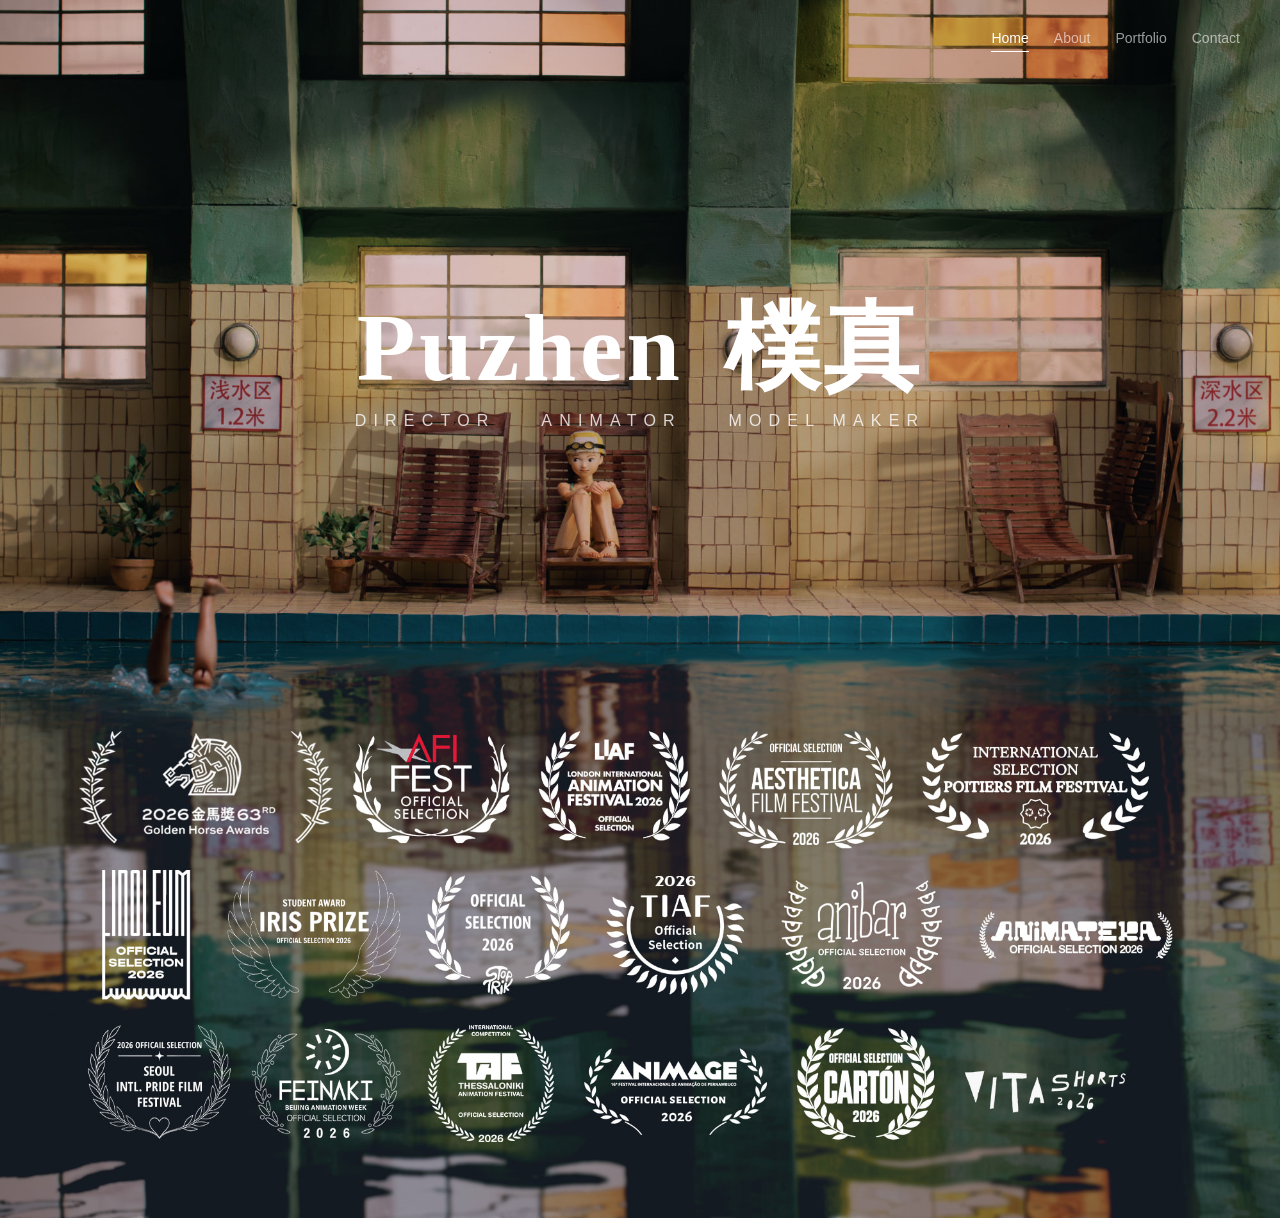
<file: index.html>
<!DOCTYPE html>
<html lang="en">
<head>
  <!-- Google tag (gtag.js) -->
  <script async src="https://www.googletagmanager.com/gtag/js?id=G-HTHR7Z3DQX"></script>
  <script>
    window.dataLayer = window.dataLayer || [];
    function gtag(){dataLayer.push(arguments);}
    gtag('js', new Date());
    gtag('config', 'G-HTHR7Z3DQX');
  </script>

  <meta charset="UTF-8">
  <meta name="viewport" content="width=device-width, initial-scale=1.0">
  <title>Puzhen 樸真</title>
  <link rel="stylesheet" href="style.css">
</head>

<script src="nav.js"></script>

<body>

  <section class="hero">
    <img class="hero-bg" src="images/bg1.jpg" alt="">

    <div class="hero-content" id="heroContent">
      <h1>Puzhen <span class="cn">樸真</span></h1>
      <p class="hero-sub">DIRECTOR &nbsp;&nbsp; ANIMATOR &nbsp;&nbsp; MODEL MAKER</p>
    </div>
  </section>

  <script>
    window.addEventListener('load', function() {
      setTimeout(function() {
        document.getElementById('heroContent').classList.add('visible');
      }, 100);
    });
  </script>

</body>
</html>
</file>
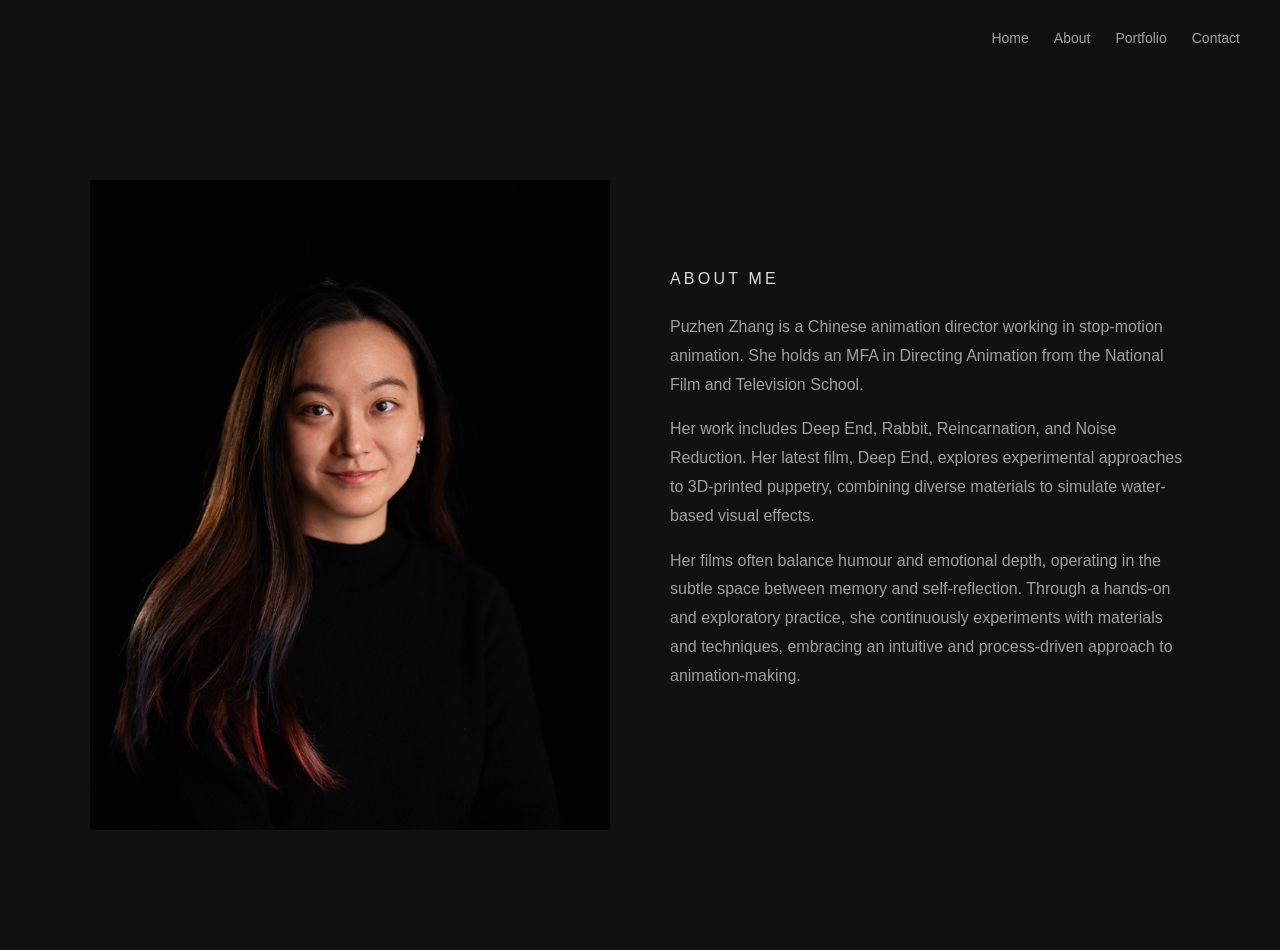
<file: About.html>
<!DOCTYPE html>
<html lang="en">
<head>
  <meta charset="UTF-8">
  <meta name="viewport" content="width=device-width, initial-scale=1.0">
  <title>About — Puzhen 樸真</title>
  <link rel="stylesheet" href="style.css">
</head>

  <script src="nav.js"></script>
  
<body>

  <section class="about-page fade-content" id="pageContent">

    <div class="about-container">

      <!-- 左边照片 -->
      <div class="about-left">
        <img src="images/me.jpg" alt="Portrait">
      </div>

      <!-- 右边文字 -->
      <div class="about-right">
        <h2>About Me</h2>

        <p>
          Puzhen Zhang is a Chinese animation director working in stop-motion animation. She holds an MFA in Directing Animation 
          from the National Film and Television School.
        </p>

        <p>
         Her work includes Deep End, Rabbit, Reincarnation, and Noise Reduction. Her latest film, Deep End, explores experimental 
          approaches to 3D-printed puppetry, combining diverse materials to simulate water-based visual effects.
        </p>

        <p>
          Her films often balance humour and emotional depth, operating in the subtle space between memory and self-reflection. 
          Through a hands-on and exploratory practice, she continuously experiments with materials and techniques, embracing 
          an intuitive and process-driven approach to animation-making.
        </p>

      </div>

    </div>

  </section>

  <script>
    window.addEventListener('load', function() {
      setTimeout(function() {
        document.getElementById('pageContent').classList.add('visible');
      }, 100);
    });
  </script>

</body>
</html>
</file>
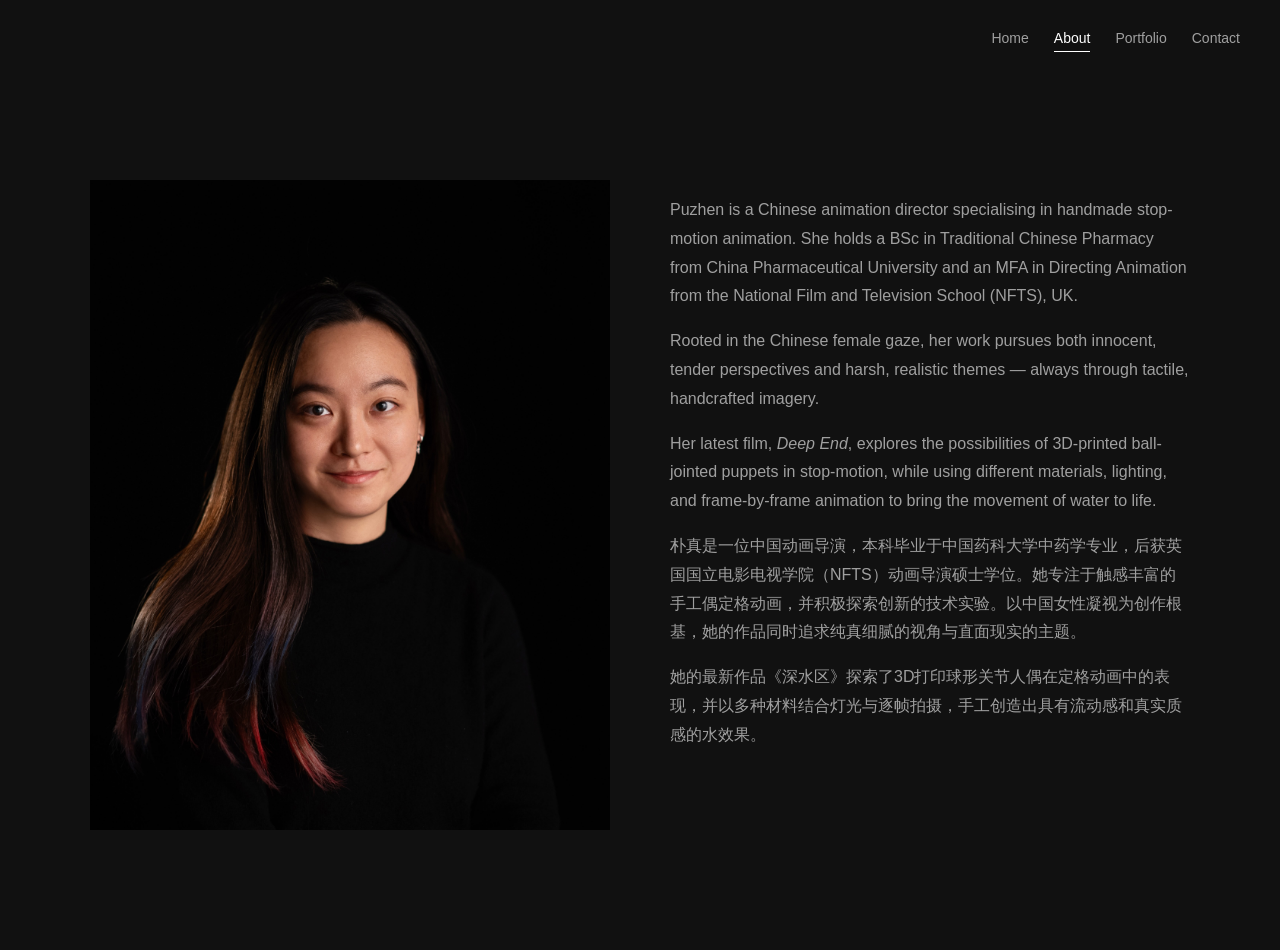
<file: about.html>
<!DOCTYPE html>
<html lang="en">
<head>
<!-- Google tag (gtag.js) -->
<script async src="https://www.googletagmanager.com/gtag/js?id=G-HTHR7Z3DQX"></script>
<script>
  window.dataLayer = window.dataLayer || [];
  function gtag(){dataLayer.push(arguments);}
  gtag('js', new Date());

  gtag('config', 'G-HTHR7Z3DQX');
</script>
  <meta charset="UTF-8">
  <meta name="viewport" content="width=device-width, initial-scale=1.0">
  <title>About — Puzhen 樸真</title>
  <link rel="stylesheet" href="style.css">
</head>

  <script src="nav.js"></script>
  
<body>
  <section class="about-page fade-content" id="pageContent">

    <div class="about-container">

      <!-- 左边照片 -->
      <div class="about-left">
        <img src="images/me.jpg" alt="Portrait">
      </div>

      <!-- 右边文字 -->
     <div class="about-right">

  <p>
    Puzhen is a Chinese animation director specialising in handmade stop-motion animation. She holds a BSc in Traditional Chinese Pharmacy from China Pharmaceutical University and an MFA in Directing Animation from the National Film and Television School (NFTS), UK.
  </p>

  <p>
    Rooted in the Chinese female gaze, her work pursues both innocent, tender perspectives and harsh, realistic themes — always through tactile, handcrafted imagery.
  </p>

  <p>
    Her latest film, <i>Deep End</i>, explores the possibilities of 3D-printed ball-jointed puppets in stop-motion, while using different materials, lighting, and frame-by-frame animation to bring the movement of water to life.
  </p>

  <p>
    朴真是一位中国动画导演，本科毕业于中国药科大学中药学专业，后获英国国立电影电视学院（NFTS）动画导演硕士学位。她专注于触感丰富的手工偶定格动画，并积极探索创新的技术实验。以中国女性凝视为创作根基，她的作品同时追求纯真细腻的视角与直面现实的主题。
  </p>

  <p>
    她的最新作品《深水区》探索了3D打印球形关节人偶在定格动画中的表现，并以多种材料结合灯光与逐帧拍摄，手工创造出具有流动感和真实质感的水效果。
  </p>

</div>

    </div>

  </section>

  <script>
    window.addEventListener('load', function() {
      setTimeout(function() {
        document.getElementById('pageContent').classList.add('visible');
      }, 100);
    });
  </script>

</body>
</html>
</file>
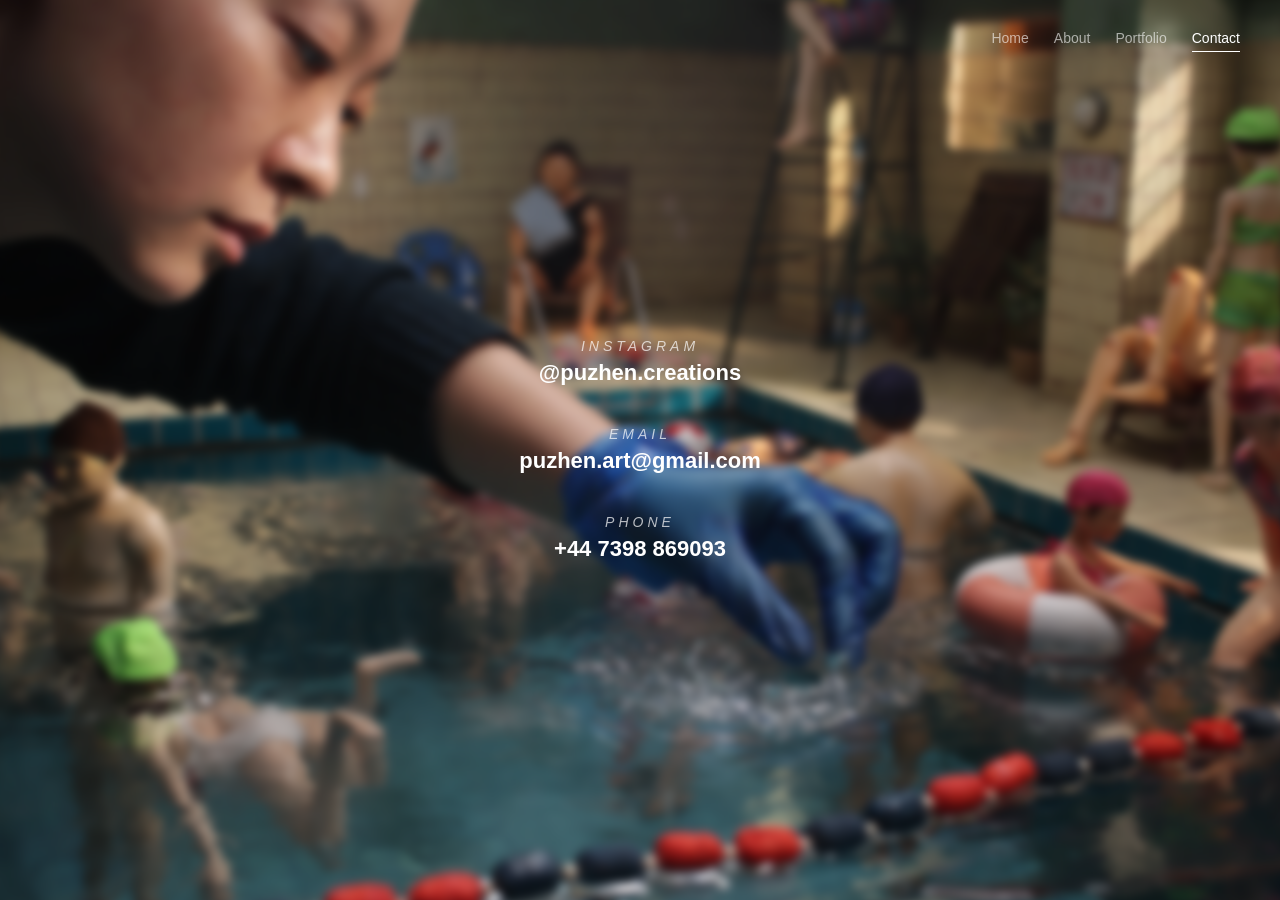
<file: contact.html>
<!DOCTYPE html>
<html lang="en">
<head>
<!-- Google tag (gtag.js) -->
<script async src="https://www.googletagmanager.com/gtag/js?id=G-HTHR7Z3DQX"></script>
<script>
  window.dataLayer = window.dataLayer || [];
  function gtag(){dataLayer.push(arguments);}
  gtag('js', new Date());

  gtag('config', 'G-HTHR7Z3DQX');
</script>
  <meta charset="UTF-8">
  <meta name="viewport" content="width=device-width, initial-scale=1.0">
  <title>Contact — Puzhen 樸真</title>
  <link rel="stylesheet" href="style.css">
</head>
<script src="nav.js"></script>
  <body>
  <section class="contact fade-content" id="pageContent">
    <div class="overlay">
      <div class="contact-item">
        <p class="contact-label">INSTAGRAM</p>
        <p class="contact-value"><a href="https://www.instagram.com/puzhen.creations/" target="_blank">@puzhen.creations</a></p>
      </div>
      <div class="contact-item">
        <p class="contact-label">EMAIL</p>
        <p class="contact-value"><a href="mailto:puzhen.art@gmail.com">puzhen.art@gmail.com</a></p>
      </div>
      <div class="contact-item">
        <p class="contact-label">PHONE</p>
        <p class="contact-value">+44 7398 869093</p>
      </div>
    </div>
  </section>
  <script>
    window.addEventListener('load', function() {
      setTimeout(function() {
        document.getElementById('pageContent').classList.add('visible');
      }, 100);
    });
  </script>
</body>
</html>
</file>
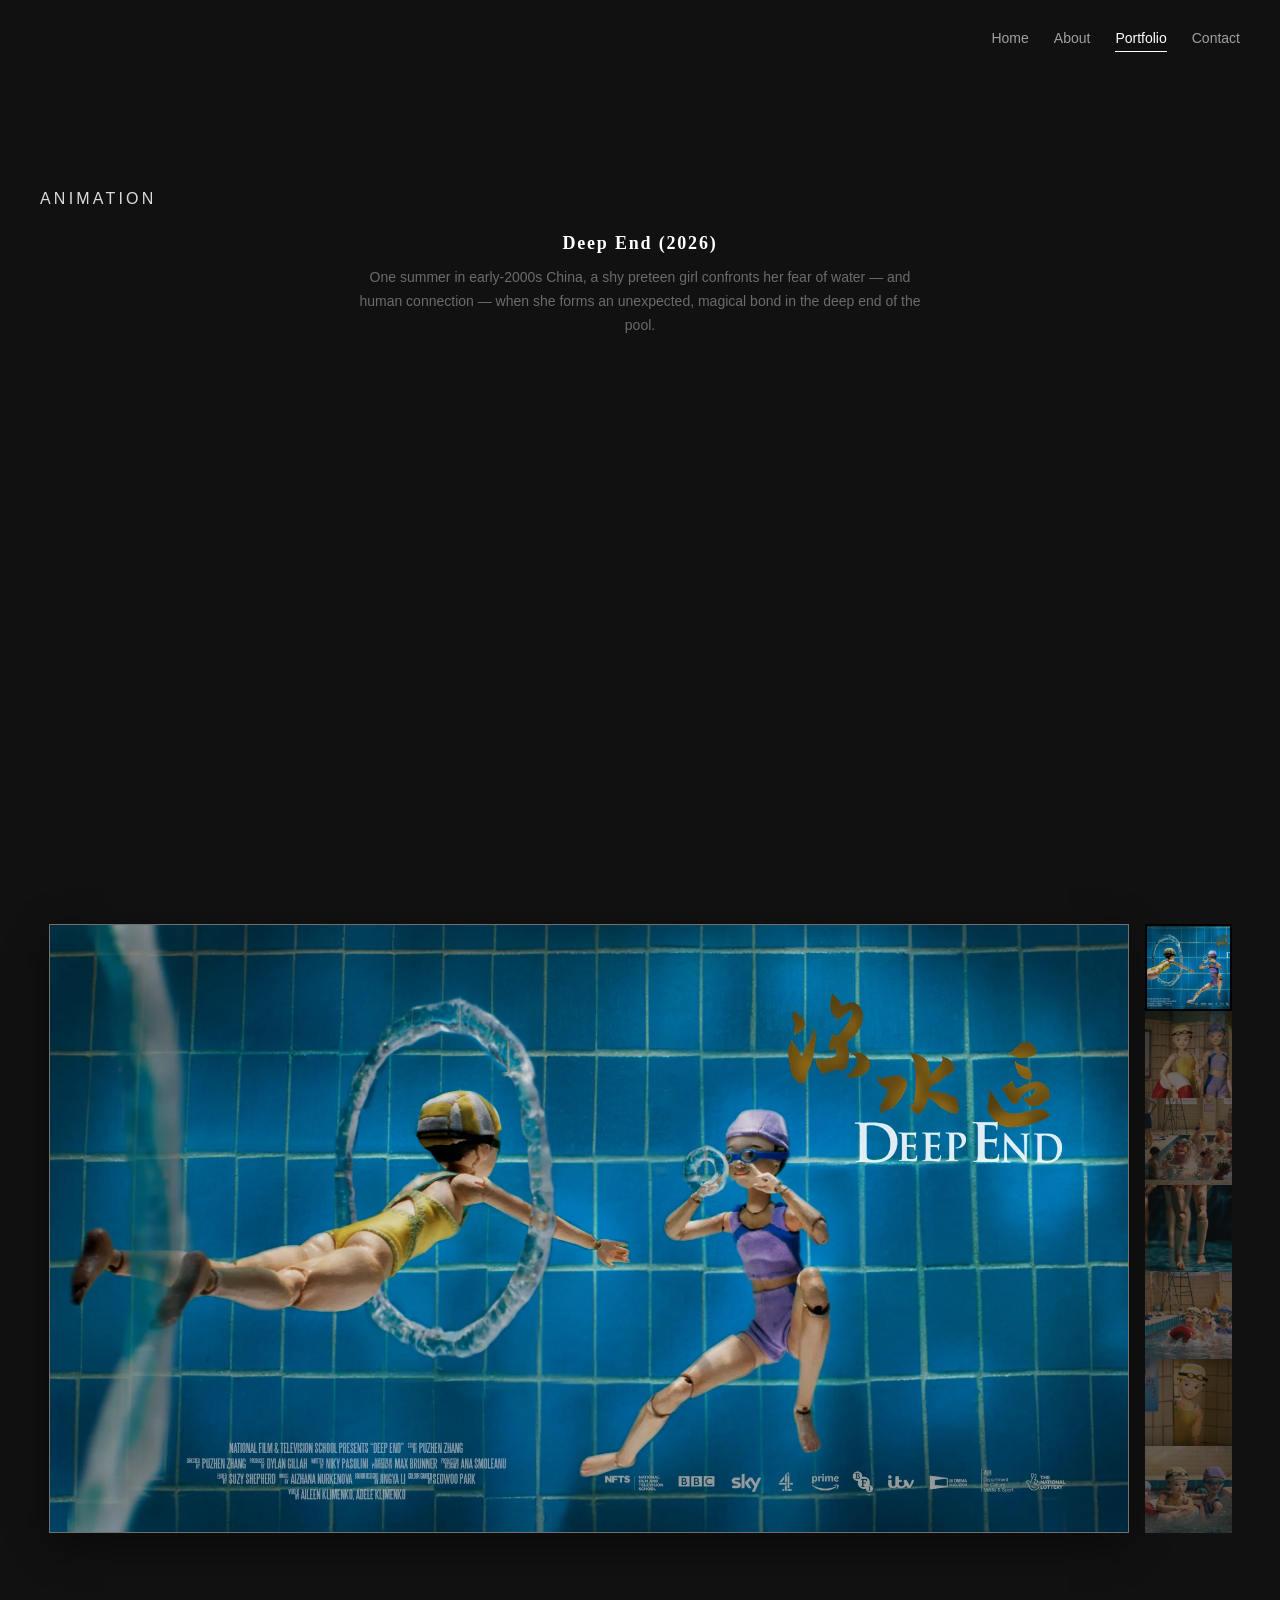
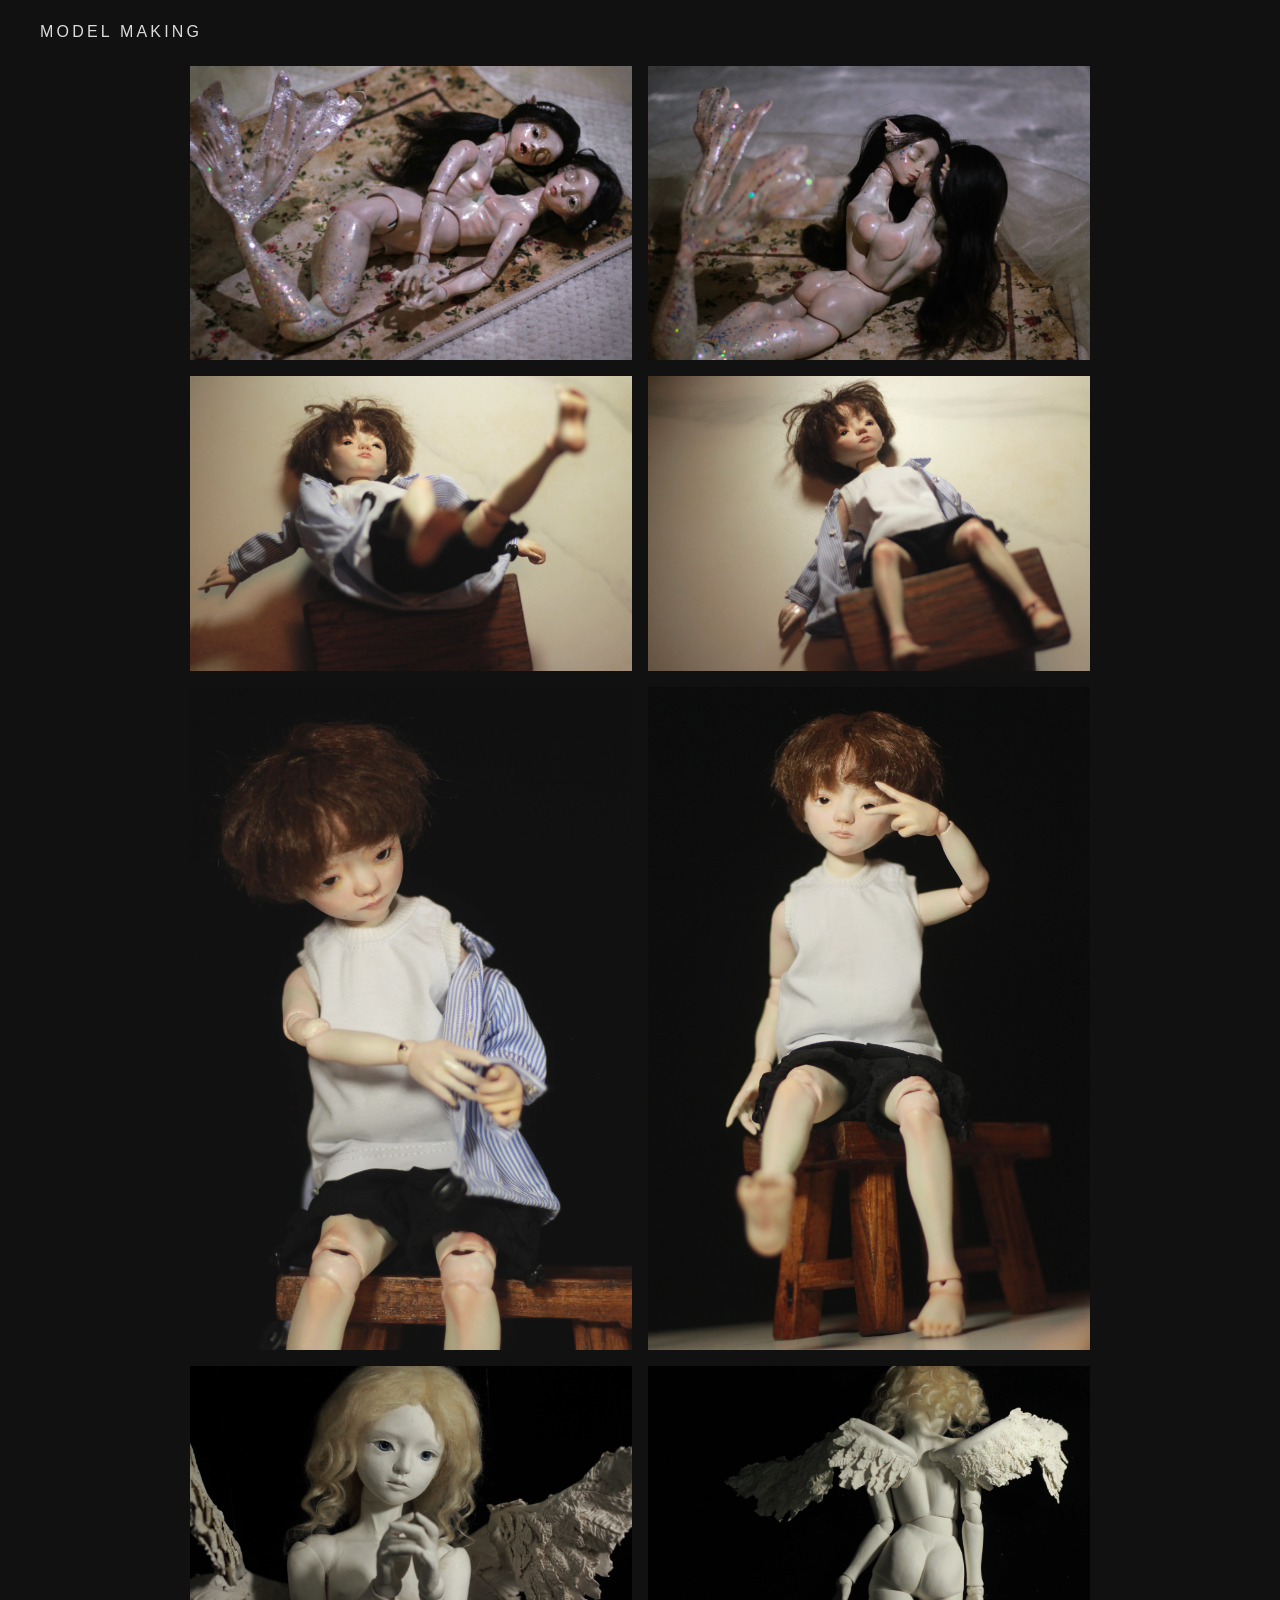
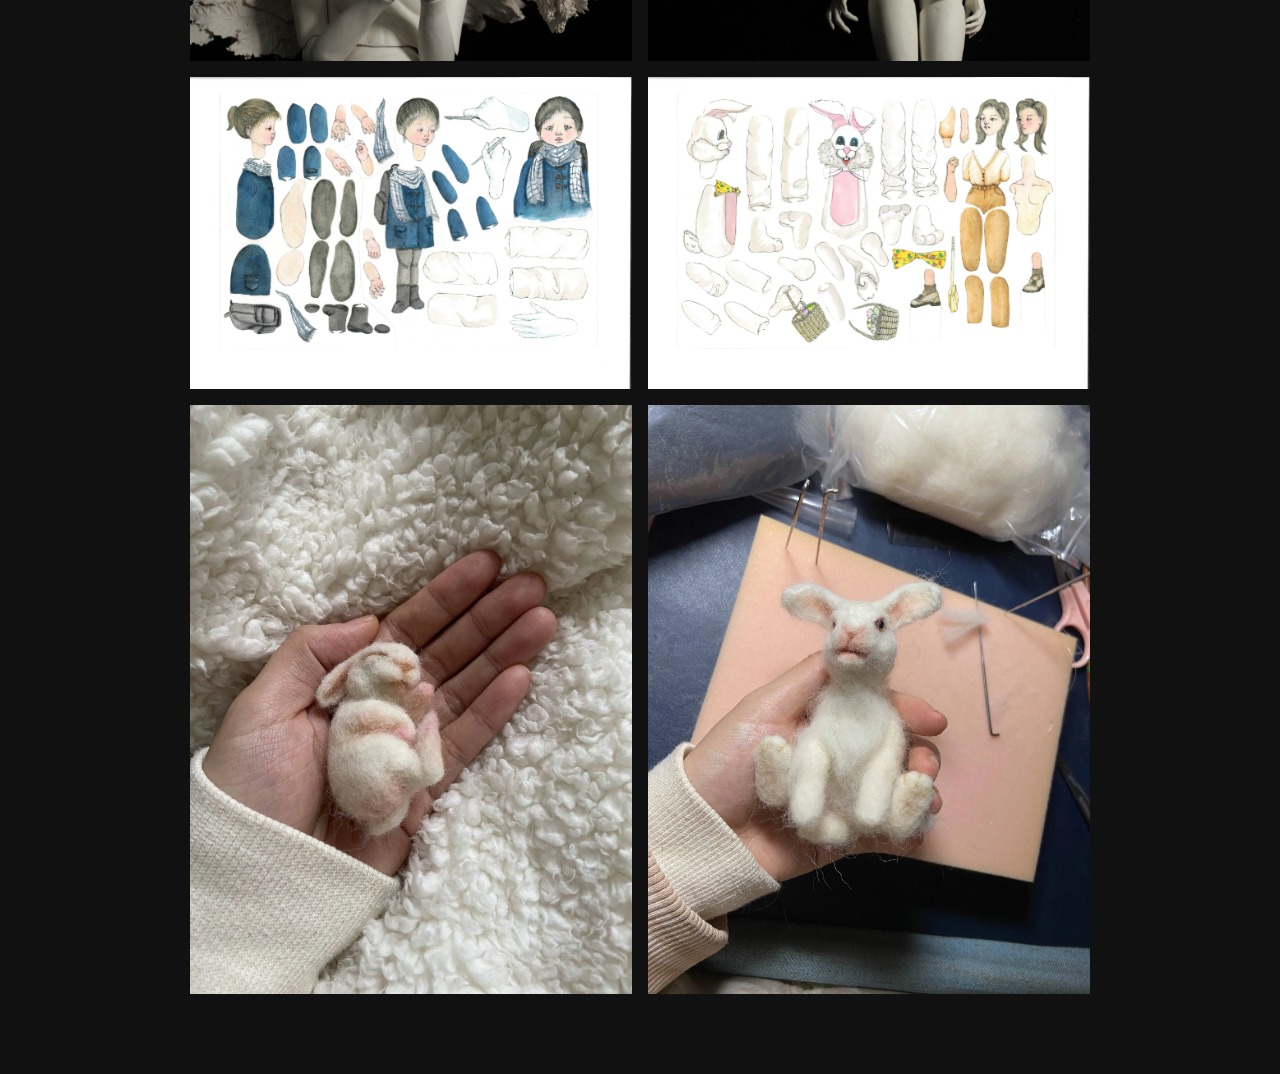
<file: portfolio.html>
<!DOCTYPE html>
<html lang="en">
<head>
<!-- Google tag (gtag.js) -->
<script async src="https://www.googletagmanager.com/gtag/js?id=G-HTHR7Z3DQX"></script>
<script>
  window.dataLayer = window.dataLayer || [];
  function gtag(){dataLayer.push(arguments);}
  gtag('js', new Date());

  gtag('config', 'G-HTHR7Z3DQX');
</script>
  <meta charset="UTF-8">
  <meta name="viewport" content="width=device-width, initial-scale=1.0">
  <title>Portfolio — Puzhen 樸真</title>
  <link rel="stylesheet" href="style.css">
  <script src="nav.js" defer></script>
</head>

<body>

  <section class="portfolio fade-content" id="pageContent">

    <h2>Animation</h2>

    <div class="film-block">
      <p class="film-title">Deep End (2026)</p>

      <p class="film-desc">
        One summer in early-2000s China, a shy preteen girl confronts her fear of water — and human connection — when she forms an unexpected, magical bond in the deep end of the pool.
      </p>
    </div>

<div class="video-wrap">
  <iframe
    src="https://player.vimeo.com/video/1232604446"
    title="Deep End - Film Trailer"
    frameborder="0"
    loading="lazy"
    allow="autoplay; fullscreen; picture-in-picture"
    allowfullscreen>
  </iframe>
</div>


    <!-- Deep End Image Gallery -->

   <div class="image-gallery">

  <div class="gallery-main">

    <img
      id="gallery-main-img"
      src="images/animation7.webp"
      alt="Deep End">

    <button
      class="gallery-arrow gallery-arrow-left"
      id="gallery-prev">
      &#8592;
    </button>

    <button
      class="gallery-arrow gallery-arrow-right"
      id="gallery-next">
      &#8594;
    </button>

  </div>


  <div class="gallery-thumbs">

    <button
      class="gallery-thumb active"
      data-image="images/animation7.webp">
      <img src="images/animation7.webp" loading="lazy" alt="Deep End">
    </button>
    
    <button
      class="gallery-thumb"
      data-image="images/animation1.webp">
      <img src="images/animation1.webp" loading="lazy" alt="Deep End">
    </button>

    <button
      class="gallery-thumb"
      data-image="images/animation2.webp">
      <img src="images/animation2.webp" loading="lazy" alt="Deep End">
    </button>

    <button
      class="gallery-thumb"
      data-image="images/animation3.webp">
      <img src="images/animation3.webp" loading="lazy" alt="Deep End">
    </button>

    <button
      class="gallery-thumb"
      data-image="images/animation4.webp">
      <img src="images/animation4.webp" loading="lazy" alt="Deep End">
    </button>

    <button
      class="gallery-thumb"
      data-image="images/animation5.webp">
      <img src="images/animation5.webp" loading="lazy" alt="Deep End">
    </button>

    <button
      class="gallery-thumb"
      data-image="images/animation6.webp">
      <img src="images/animation6.webp" loading="lazy" alt="Deep End">
    </button>

  </div>

    </div>


    <h2>Model Making</h2>

    <div class="model-grid">

      <img src="images/model1.webp" loading="lazy" alt="">
      <img src="images/model2.webp" loading="lazy" alt="">
      <img src="images/model3.webp" loading="lazy" alt="">
      <img src="images/model4.webp" loading="lazy" alt="">
      <img src="images/model5.webp" loading="lazy" alt="">
      <img src="images/model6.webp" loading="lazy" alt="">
      <img src="images/model7.webp" loading="lazy" alt="">
      <img src="images/model8.webp" loading="lazy" alt="">
      <img src="images/model9.webp" loading="lazy" alt="">
      <img src="images/model10.webp" loading="lazy" alt="">
      <img src="images/model11.webp" loading="lazy" alt="">
      <img src="images/model12.webp" loading="lazy" alt="">

    </div>

  </section>


  <!-- Lightbox -->

  <div class="lightbox" id="lightbox">

    <!-- 电脑端左右箭头 -->

    <button
      class="lb-btn lb-prev desktop-only"
      id="lbPrev">&#8592;</button>

    <img id="lightbox-img" alt="">

    <button
      class="lb-btn lb-next desktop-only"
      id="lbNext">&#8594;</button>


    <!-- 手机端底部箭头 -->

    <div class="lb-mobile-controls">

      <button
        class="lb-btn-mobile"
        id="lbPrevMobile">&#8592;</button>

      <button
        class="lb-btn-mobile"
        id="lbNextMobile">&#8594;</button>

    </div>

  </div>


  <script>

    /* =========================
       Page Fade In
    ========================= */

    window.addEventListener('load', function () {

      setTimeout(function () {

        document
          .getElementById('pageContent')
          .classList.add('visible');

      }, 100);

    });


    /* =========================
       Deep End Gallery
    ========================= */

    const galleryMainImg =
      document.getElementById("gallery-main-img");

    const galleryThumbs =
      Array.from(
        document.querySelectorAll(".gallery-thumb")
      );

    const galleryPrev =
      document.getElementById("gallery-prev");

    const galleryNext =
      document.getElementById("gallery-next");

    let currentGalleryIndex = 0;


    function showGalleryImage(index) {

      if (index < 0) {

        index = galleryThumbs.length - 1;

      }

      if (index >= galleryThumbs.length) {

        index = 0;

      }

      const thumb =
        galleryThumbs[index];

      const newImage =
        thumb.dataset.image;


      galleryMainImg.style.opacity = "0";


      setTimeout(() => {

        galleryMainImg.src = newImage;

        galleryMainImg.style.opacity = "1";

      }, 150);


      galleryThumbs.forEach(item => {

        item.classList.remove("active");

      });


      thumb.classList.add("active");
      
      thumb.focus();

      currentGalleryIndex = index;

    }


    galleryThumbs.forEach((thumb, index) => {

      thumb.addEventListener("click", function (e) {

        e.preventDefault();

        showGalleryImage(index);

      });

    });


    galleryPrev.addEventListener("click", function (e) {

      e.preventDefault();

      e.stopPropagation();

      showGalleryImage(
        currentGalleryIndex - 1
      );

    });


    galleryNext.addEventListener("click", function (e) {

      e.preventDefault();

      e.stopPropagation();

      showGalleryImage(
        currentGalleryIndex + 1
      );

    });


    /* =========================
       Lightbox
    ========================= */

    const deepEndImages = [
      'images/animation7.webp',
      'images/animation1.webp',
      'images/animation2.webp',
      'images/animation3.webp',
      'images/animation4.webp',
      'images/animation5.webp',
      'images/animation6.webp'
    ];


    const modelImages = Array.from(
      document.querySelectorAll('.model-grid img')
    ).map(img => img.src);


    const lightbox =
      document.getElementById('lightbox');

    const lightboxImg =
      document.getElementById('lightbox-img');

    const lbPrev =
      document.getElementById('lbPrev');

    const lbNext =
      document.getElementById('lbNext');

    const lbPrevMobile =
      document.getElementById('lbPrevMobile');

    const lbNextMobile =
      document.getElementById('lbNextMobile');


    let currentLightboxImages = [];
    let currentIndex = 0;


    function openLightbox(images, index) {

      currentLightboxImages = images;

      currentIndex = index;

      lightboxImg.src =
        currentLightboxImages[currentIndex];

      lightbox.style.display = 'flex';

      requestAnimationFrame(() => {

        requestAnimationFrame(() => {

          lightbox.classList.add('open');

        });

      });

    }


    function closeLightbox() {

      lightbox.classList.remove('open');

      setTimeout(() => {

        lightbox.style.display = 'none';

      }, 300);

    }


    function switchImage(newIndex) {

      lightboxImg.style.opacity = '0';

      lightboxImg.style.transform =
        'scale(0.97)';


      setTimeout(() => {

        currentIndex = newIndex;

        lightboxImg.src =
          currentLightboxImages[currentIndex];

        lightboxImg.style.opacity = '1';

        lightboxImg.style.transform =
          'scale(1)';

      }, 200);

    }


    function showPrev() {

      switchImage(
        (currentIndex - 1 + currentLightboxImages.length)
        % currentLightboxImages.length
      );

    }


    function showNext() {

      switchImage(
        (currentIndex + 1)
        % currentLightboxImages.length
      );

    }


    /* 点击 Deep End 大图 */

    galleryMainImg.addEventListener('click', () => {

      openLightbox(
        deepEndImages,
        currentGalleryIndex
      );

    });


    /* 点击 Model Making 图片 */

    document
      .querySelectorAll('.model-grid img')
      .forEach((img, index) => {

        img.addEventListener('click', () => {

          openLightbox(
            modelImages,
            index
          );

        });

      });


    /* 点击 Lightbox 背景关闭 */

    lightbox.addEventListener('click', (e) => {

      if (e.target === lightbox) {

        closeLightbox();

      }

    });


    /* 电脑端左右按钮 */

    lbPrev.addEventListener('click', (e) => {

      e.stopPropagation();

      showPrev();

    });


    lbNext.addEventListener('click', (e) => {

      e.stopPropagation();

      showNext();

    });


    /* 手机端左右按钮 */

    lbPrevMobile.addEventListener('click', (e) => {

      e.stopPropagation();

      showPrev();

    });


    lbNextMobile.addEventListener('click', (e) => {

      e.stopPropagation();

      showNext();

    });


    /* 键盘 */

   document.addEventListener('keydown', (e) => {

  /* Lightbox 打开时 */
  if (lightbox.style.display === 'flex') {

    if (e.key === 'ArrowLeft') {
      showPrev();
    }

    if (e.key === 'ArrowRight') {
      showNext();
    }

    if (e.key === 'Escape') {
      closeLightbox();
    }

    return;
  }


  /* Gallery 缩略图 */
  if (e.key === 'ArrowUp') {

    e.preventDefault();

    showGalleryImage(
      currentGalleryIndex - 1
    );

  }

  if (e.key === 'ArrowDown') {

    e.preventDefault();

    showGalleryImage(
      currentGalleryIndex + 1
    );

  }

});

  </script>

</body>
</html>
</file>
<file: style.css>
body {
  margin: 0;
  font-family: "Helvetica Neue", Arial, "PingFang SC", "Hiragino Sans GB", sans-serif;
  background: #111;
  color: white;
}

html {
  scroll-behavior: smooth;
}

/* NAV */
.nav {
  position: fixed;
  top: 30px;
  right: 40px;
  z-index: 1000;
  display: flex;
  gap: 25px;
}

.nav a {
  color: white;
  text-decoration: none;
  font-size: 14px;
  opacity: 0.6;
  transition: 0.3s;
  position: relative;
}

.nav a:hover {
  opacity: 1;
}

.nav a.active {
  opacity: 1;
}

.nav a.active::after {
  content: "";
  position: absolute;
  left: 0;
  bottom: -6px;
  width: 100%;
  height: 1px;
  background: white;
}

/* 通用浮现动画 */
.fade-content {
  opacity: 0;
  transform: translateY(30px);
  transition: opacity 0.5s ease, transform 0.5s ease;
}

.fade-content.visible {
  opacity: 1;
  transform: translateY(0);
}

/* HOME */
.hero {
  position: relative;
  width: 100%;
  aspect-ratio: 1998 / 1901;
  display: flex;
  align-items: center;
  justify-content: center;
  overflow: hidden;
}

.hero-bg {
  position: absolute;
  inset: 0;
  width: 100%;
  height: 100%;
  object-fit: cover;
  display: block;
  z-index: 0;
}

.hero-content {
  position: absolute;
  top: 30%;
  left: 50%;
  width: 100%;
  transform: translate(-50%, calc(-50% + 30px));
  z-index: 1;
  text-align: center;
  opacity: 0;
  transition: opacity 0.5s ease, transform 0.5s ease;
}

.hero-content.visible {
  opacity: 1;
  transform: translate(-50%, -50%);
}

.hero h1 {
  font-family: ui-serif, Georgia, Cambria, "Times New Roman", Times, serif;
  font-weight: 600;
  font-size: 96px;
  letter-spacing: 0.04em;
  color: white;
  margin: 0 0 16px 0;
  line-height: 1;
}

.cn {
  margin-left: 12px;
}

.hero-sub {
  margin: 0;
  font-family: "Futura", "Futura PT", "Century Gothic", "Avenir Next", "Trebuchet MS", sans-serif;
  font-weight: 400;
  font-size: 16px;
  letter-spacing: 0.45em;
  text-transform: uppercase;
  color: rgba(255,255,255,0.8);
}

/* PORTFOLIO */
.portfolio {
  padding: 100px 40px 80px 40px;
}

h2 {
  margin-top: 90px;
  margin-bottom: 25px;
  font-size: 16px;
  font-weight: 500;
  letter-spacing: 0.2em;
  text-transform: uppercase;
  opacity: 0.85;
}

/* FILM */
.film-block {
  text-align: center;
  max-width: 900px;
  margin: 0 auto;
}

.film-title {
  font-family: ui-serif, Georgia, Cambria, "Times New Roman", Times, serif;
  font-size: 18px;
  font-weight: 600;
  letter-spacing: 0.1em;
  color: white;
  margin: 0 0 12px 0;
}

.film-desc {
  max-width: 580px;
  margin: 0 auto 40px auto;
  font-size: 14px;
  line-height: 1.7;
  font-weight: 300;
  color: rgba(255,255,255,0.38);
}

/* VIDEO */
.video-wrap {
  position: relative;
  width: 100%;
  max-width: 900px;
  margin: 0 auto 40px auto;
  aspect-ratio: 16 / 9;
}

.video-wrap iframe {
  position: absolute;
  top: 0;
  left: 0;
  width: 100%;
  height: 100%;
  border-radius: 4px;
}

/* ANIMATION 剧照：2列 */
.grid-2 {
  display: grid;
  grid-template-columns: repeat(2, 1fr);
  gap: 16px;
  max-width: 900px;
  margin: 0 auto;
}

.grid-2 img {
  width: 100%;
  display: block;
  transition: 0.3s;
  cursor: pointer;
}

.grid-2 img:hover {
  filter: brightness(1.1);
}

/* MODEL MAKING：2列网格 */
.model-grid {
  display: grid;
  grid-template-columns: repeat(2, 1fr);
  gap: 16px;
  max-width: 900px;
  margin: 0 auto;
}

.model-grid img {
  width: 100%;
  display: block;
  cursor: pointer;
  transition: 0.3s;
}

.model-grid img:hover {
  filter: brightness(1.1);
}

/* CONTACT */
.contact {
  height: 100vh;
  position: relative;
  display: flex;
  align-items: center;
  justify-content: center;
  overflow: hidden;
}

.contact::before {
  content: "";
  position: absolute;
  inset: 0;
  background: url('images/bg2.webp') center/cover no-repeat;
  filter: blur(4px);
  transform: scale(1.05);
  z-index: 0;
}

.overlay {
  position: relative;
  z-index: 1;
  text-align: center;
  display: flex;
  flex-direction: column;
  gap: 40px;
}

.contact-item {
  display: flex;
  flex-direction: column;
  gap: 6px;
}

.contact-label {
  margin: 0;
  font-size: 14px;
  font-weight: 300;
  letter-spacing: 4px;
  opacity: 0.7;
  font-style: italic;
}

.contact-value {
  margin: 0;
  font-size: 22px;
  font-weight: 700;
}

/* ABOUT */
.about-page {
  padding: 180px 40px 120px;
}

.about-container {
  display: flex;
  gap: 60px;
  max-width: 1100px;
  margin: 0 auto;
  align-items: stretch;
}

.about-left {
  flex: 1;
  display: flex;
  align-items: stretch;
  overflow: hidden;
}

.about-left img {
  width: 100%;
  height: 100%;
  object-fit: cover;
  object-position: center top;
  display: block;
  max-height: none;
}

.about-right {
  flex: 1;
}

.about-right p {
  font-size: 16px;
  line-height: 1.8;
  color: rgba(255,255,255,0.6);
  margin-bottom: 16px;
  max-width: 520px;
}

.about-right .chinese {
  margin-top: 2.5em;
}

/* LINKS */
a {
  color: white;
  text-decoration: none;
}

/* LIGHTBOX */
.lightbox {
  position: fixed;
  top: 0;
  left: 0;
  width: 100%;
  height: 100%;
  background: rgba(0,0,0,0.92);
  display: none;
  flex-direction: row;
  align-items: center;
  justify-content: center;
  z-index: 9999;
  gap: 12px;
  opacity: 0;
  transition: opacity 0.3s ease;
  cursor: pointer;
  box-sizing: border-box;
  padding: 0 16px;
}

.lightbox.open {
  opacity: 1;
}

.lightbox img {
  max-width: 80vw;
  max-height: 90vh;
  object-fit: contain;
  border-radius: 4px;
  transform: scale(0.95);
  transition: transform 0.3s ease, opacity 0.2s ease;
  cursor: default;
}

.lightbox.open img {
  transform: scale(1);
}

/* 电脑端左右箭头 */
.lb-btn {
  background: none;
  border: none;
  color: white;
  font-size: 20px;
  cursor: pointer;
  opacity: 0.5;
  transition: opacity 0.2s;
  padding: 10px;
  user-select: none;
  flex-shrink: 0;
}

.lb-btn:hover {
  opacity: 1;
}

/* 手机端底部箭头：默认隐藏 */
.lb-mobile-controls {
  display: none;
}

/* RESPONSIVE */
@media (max-width: 768px) {

  /* HOME */
  .hero h1 {
    font-size: 28px !important;
    letter-spacing: 0.03em;
    margin-bottom: 10px;
  }

  .cn {
    margin-left: 6px;
  }

  .hero-sub {
    font-size: 9px !important;
    letter-spacing: 0.22em;
  }

  .portfolio {
    padding: 80px 20px 60px 20px;
  }

  /* 手机端 Portfolio Gallery */
  .image-gallery {
    display: flex;
    flex-direction: column;
    width: 100%;
    max-width: none;
    gap: 12px;
  }

  .gallery-main {
    width: 100%;
    aspect-ratio: 1.85 / 1;
  }

  .gallery-thumbs {
    display: flex;
    flex-direction: row;
    justify-content: flex-start;
    gap: 8px;
    width: 100%;
    height: auto;
    overflow-x: auto;
  }

  .gallery-thumb {
    width: 60px;
    min-width: 60px;
    height: 60px;
    aspect-ratio: 1 / 1;
  }

  .grid-2,
  .model-grid {
    grid-template-columns: 1fr;
  }

  .about-container {
    flex-direction: column;
    gap: 30px;
  }

  .about-left {
    display: block;
  }

  .about-left img {
    width: 100%;
    height: auto;
    aspect-ratio: 3 / 4;
    object-fit: cover;
    max-height: 520px;
  }

  .about-page {
    padding: 100px 20px 80px;
  }

  /* 手机端 lightbox 全屏竖排 */
  .lightbox {
    flex-direction: column;
    padding: 0;
    gap: 0;
    background: black;
    justify-content: center;
  }

  .lightbox img {
    width: 100vw;
    max-width: 100vw;
    max-height: 80vh;
    object-fit: contain;
    border-radius: 0;
  }

  /* 手机端隐藏左右箭头 */
  .desktop-only {
    display: none;
  }

  /* 手机端显示底部箭头 */
  .lb-mobile-controls {
    display: flex;
    gap: 40px;
    margin-top: 20px;
  }

  .lb-btn-mobile {
    background: none;
    border: none;
    color: white;
    font-size: 24px;
    cursor: pointer;
    opacity: 0.7;
    padding: 10px 20px;
    user-select: none;
  }

  .lb-btn-mobile:active {
    opacity: 1;
  }
}

/* IMAGE GALLERY */
.image-gallery {
  display: grid;
  grid-template-columns: 1080px 87px;
  gap: 16px;
  width: 100%;
  max-width: 1183px;
  margin: 30px auto 0;
  align-items: stretch;
}

.gallery-main {
  width: 100%;
  aspect-ratio: 1.85 / 1;
  overflow: hidden;
  position: relative;
  border: 1px solid rgba(255, 255, 255, 0.4);
  box-shadow: 0 12px 40px rgba(0, 0, 0, 0.45);
  box-sizing: border-box;
}

.gallery-main img {
  width: 100%;
  height: 100%;
  object-fit: cover;
  display: block;
  transition: opacity 0.25s ease;
}

.gallery-thumbs {
  display: flex;
  flex-direction: column;
  justify-content: space-between;
  gap: 0;
  height: 100%;
}

.gallery-thumb {
  width: 87px;
  aspect-ratio: 1 / 1;
  height: auto;
  padding: 0;
  border: none;
  background: none;
  cursor: pointer;
  opacity: 0.55;
  overflow: hidden;
  transition: opacity 0.2s ease;
}

.gallery-thumb img {
  width: 100%;
  height: 100%;
  object-fit: cover;
  display: block;
}

.gallery-thumb:hover {
  opacity: 0.8;
}

.gallery-thumb.active {
  opacity: 1;
}

.gallery-thumb.active img {
  outline: 2px solid currentColor;
  outline-offset: -2px;
}

.gallery-arrow {
  position: absolute;
  top: 50%;
  transform: translateY(-50%);
  background: rgba(0, 0, 0, 0.25);
  border: none;
  color: white;
  font-size: 24px;
  width: 44px;
  height: 70px;
  cursor: pointer;
  opacity: 0;
  transition: opacity 0.25s ease, background 0.25s ease;
  display: flex;
  align-items: center;
  justify-content: center;
}

.gallery-main:hover .gallery-arrow {
  opacity: 0.7;
}

.gallery-arrow:hover {
  opacity: 1 !important;
  background: rgba(0, 0, 0, 0.45);
}

.gallery-arrow-left {
  left: 0;
}

.gallery-arrow-right {
  right: 0;
}

@media (max-width: 768px) {

  /* 手机端 Portfolio Gallery */
  .image-gallery {
    display: flex;
    flex-direction: column;
    width: 100%;
    max-width: none;
    margin: 30px auto 0;
    gap: 12px;
  }

  .gallery-main {
    width: 100%;
    height: auto;
    aspect-ratio: 1.85 / 1;
    overflow: hidden;
  }

  .gallery-main img {
    width: 100%;
    height: 100%;
    object-fit: cover;
  }

  .gallery-thumbs {
    display: flex;
    flex-direction: row;
    justify-content: flex-start;
    gap: 8px;
    width: 100%;
    height: auto;
    overflow-x: auto;
  }

  .gallery-thumb {
    width: 60px;
    min-width: 60px;
    height: 60px;
    aspect-ratio: 1 / 1;
  }

  .gallery-thumb img {
    width: 100%;
    height: 100%;
    object-fit: cover;
  }

  .gallery-arrow {
    width: 36px;
    height: 55px;
    font-size: 20px;
  }
}
</file>
